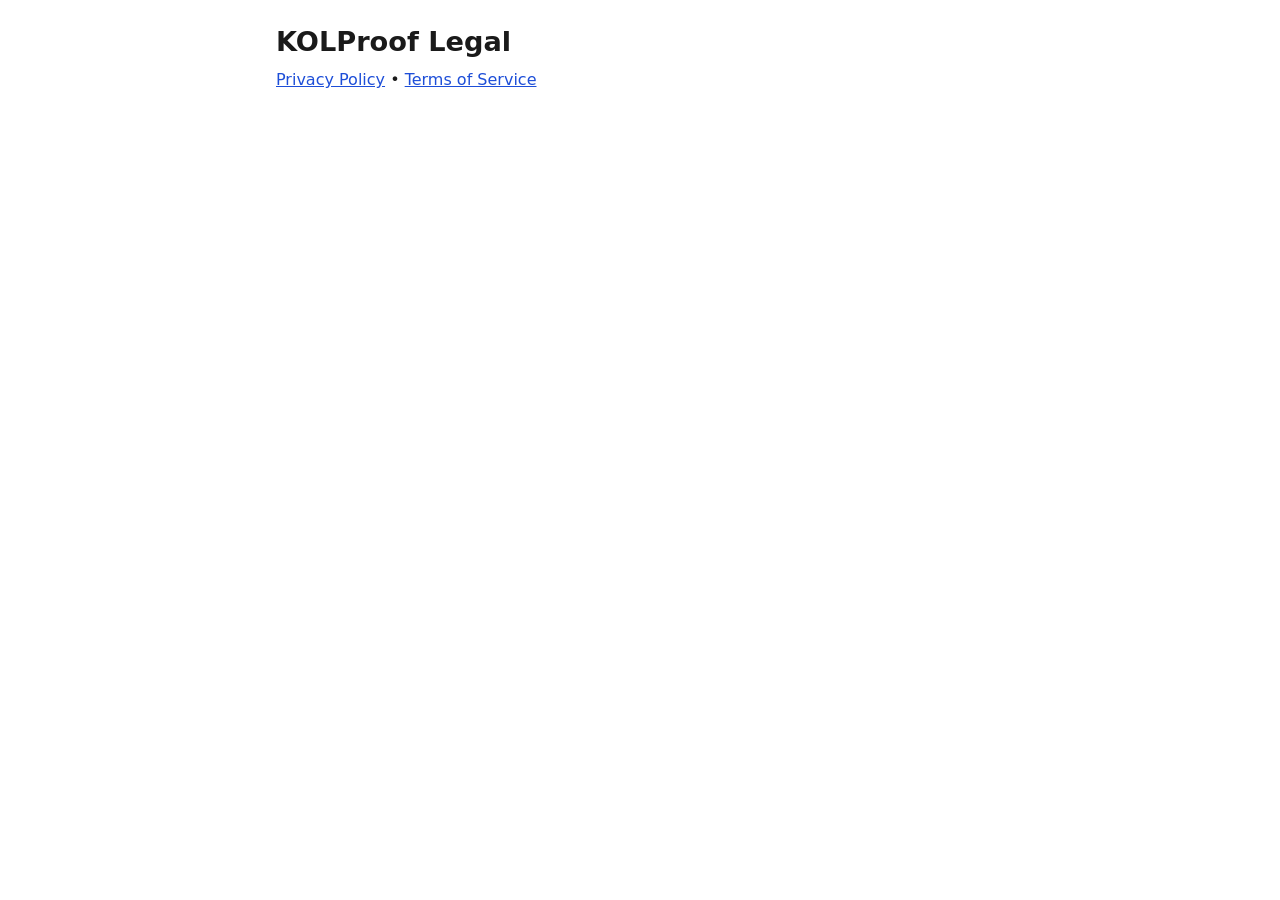
<file: index.html>
<!doctype html>
<html lang="en">
<head>
  <meta charset="utf-8">
  <meta name="viewport" content="width=device-width,initial-scale=1">
  <title>KOLProof Policies</title>
  <link rel="stylesheet" href="style.css">
</head>
<body>
  <main>
    <h1>KOLProof Legal</h1>
    <p><a href="privacy.html">Privacy Policy</a> • <a href="terms.html">Terms of Service</a></p>
  </main>
</body>
</html>
</file>
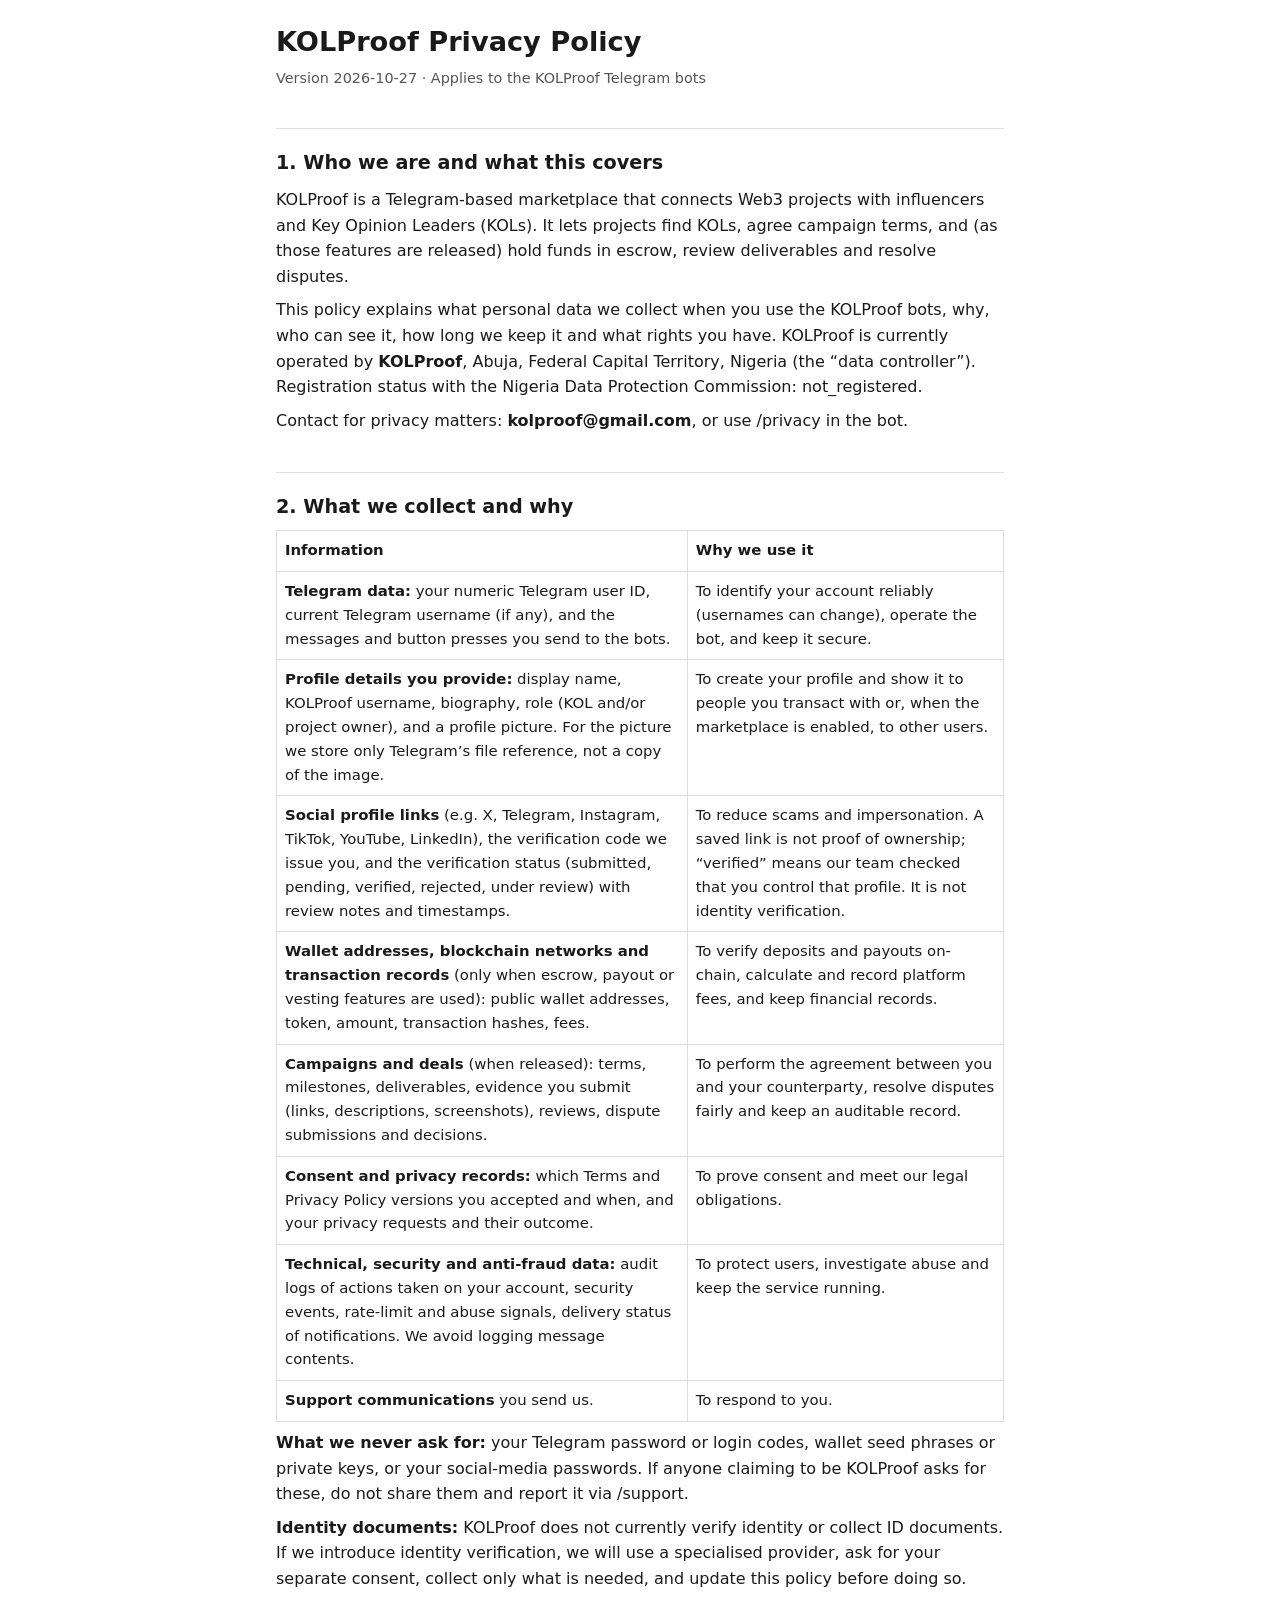
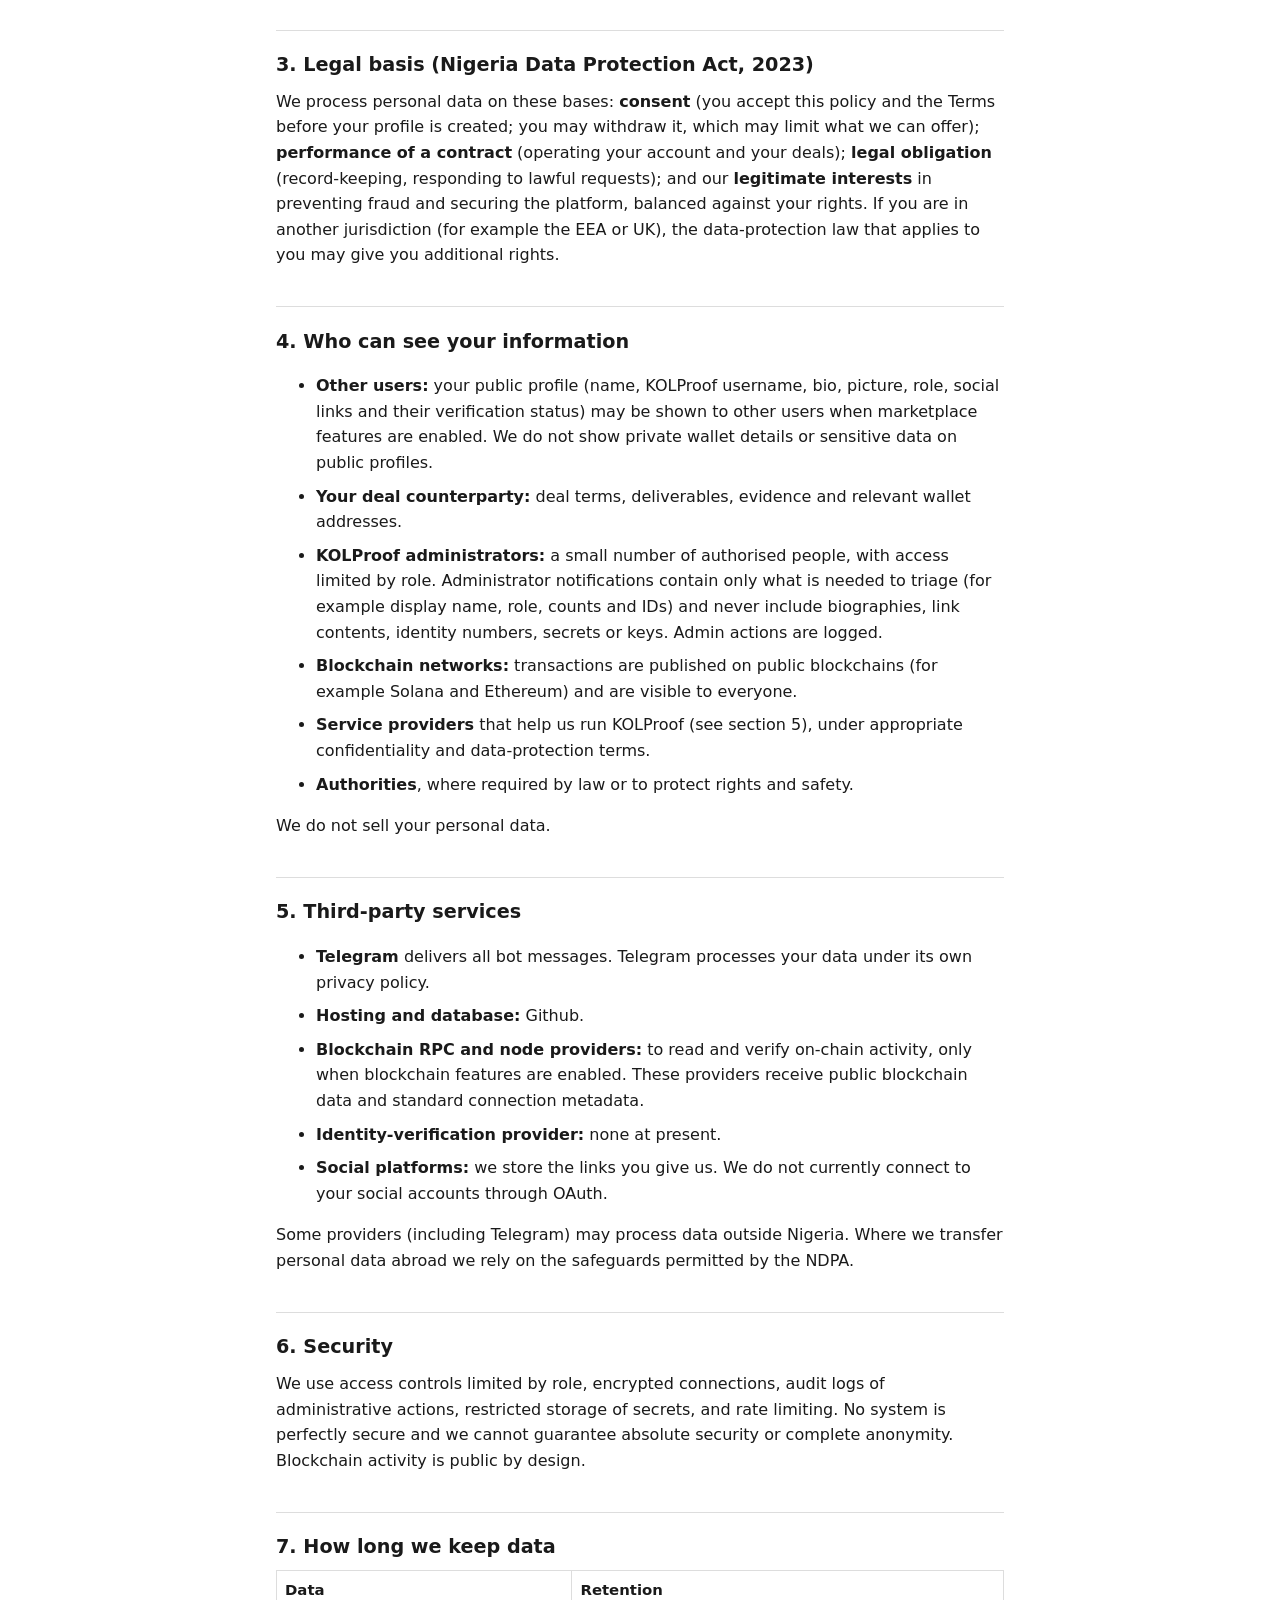
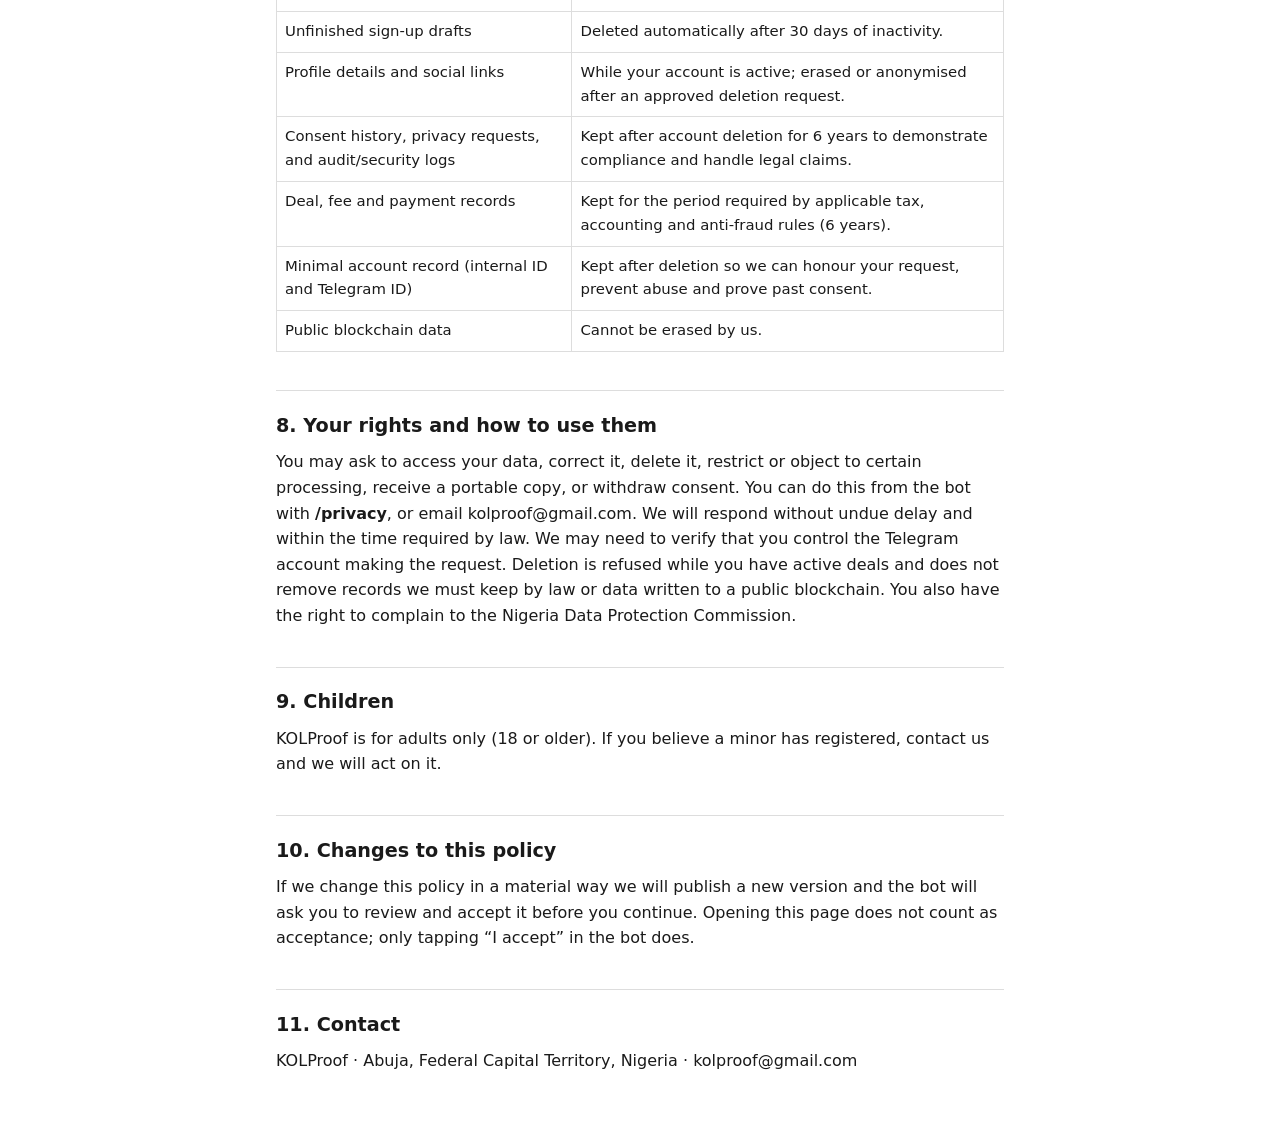
<file: privacy.html>
<!doctype html>
<html lang="en">
<head>
<meta charset="utf-8">
<meta name="viewport" content="width=device-width,initial-scale=1">
<meta name="policy-version" content="2026-10-27">
<title>KOLProof Privacy Policy</title>
<link rel="stylesheet" href="style.css">
</head>
<body><main>
<!--DRAFT_BANNER-->
<h1>KOLProof Privacy Policy</h1>
<p class="meta">Version 2026-10-27 · Applies to the KOLProof Telegram bots</p>

<h2>1. Who we are and what this covers</h2>
<p>KOLProof is a Telegram-based marketplace that connects Web3 projects with influencers and Key Opinion Leaders (KOLs). It lets projects find KOLs, agree campaign terms, and (as those features are released) hold funds in escrow, review deliverables and resolve disputes.</p>
<p>This policy explains what personal data we collect when you use the KOLProof bots, why, who can see it, how long we keep it and what rights you have. KOLProof is currently operated by <strong>KOLProof</strong>, Abuja, Federal Capital Territory, Nigeria (the “data controller”). Registration status with the Nigeria Data Protection Commission: not_registered.</p>
<p>Contact for privacy matters: <strong>kolproof@gmail.com</strong>, or use /privacy in the bot.</p>

<h2>2. What we collect and why</h2>
<div class="table"><table>
<tr><th>Information</th><th>Why we use it</th></tr>
<tr><td><strong>Telegram data:</strong> your numeric Telegram user ID, current Telegram username (if any), and the messages and button presses you send to the bots.</td><td>To identify your account reliably (usernames can change), operate the bot, and keep it secure.</td></tr>
<tr><td><strong>Profile details you provide:</strong> display name, KOLProof username, biography, role (KOL and/or project owner), and a profile picture. For the picture we store only Telegram’s file reference, not a copy of the image.</td><td>To create your profile and show it to people you transact with or, when the marketplace is enabled, to other users.</td></tr>
<tr><td><strong>Social profile links</strong> (e.g. X, Telegram, Instagram, TikTok, YouTube, LinkedIn), the verification code we issue you, and the verification status (submitted, pending, verified, rejected, under review) with review notes and timestamps.</td><td>To reduce scams and impersonation. A saved link is not proof of ownership; “verified” means our team checked that you control that profile. It is not identity verification.</td></tr>
<tr><td><strong>Wallet addresses, blockchain networks and transaction records</strong> (only when escrow, payout or vesting features are used): public wallet addresses, token, amount, transaction hashes, fees.</td><td>To verify deposits and payouts on-chain, calculate and record platform fees, and keep financial records.</td></tr>
<tr><td><strong>Campaigns and deals</strong> (when released): terms, milestones, deliverables, evidence you submit (links, descriptions, screenshots), reviews, dispute submissions and decisions.</td><td>To perform the agreement between you and your counterparty, resolve disputes fairly and keep an auditable record.</td></tr>
<tr><td><strong>Consent and privacy records:</strong> which Terms and Privacy Policy versions you accepted and when, and your privacy requests and their outcome.</td><td>To prove consent and meet our legal obligations.</td></tr>
<tr><td><strong>Technical, security and anti-fraud data:</strong> audit logs of actions taken on your account, security events, rate-limit and abuse signals, delivery status of notifications. We avoid logging message contents.</td><td>To protect users, investigate abuse and keep the service running.</td></tr>
<tr><td><strong>Support communications</strong> you send us.</td><td>To respond to you.</td></tr>
</table></div>
<p><strong>What we never ask for:</strong> your Telegram password or login codes, wallet seed phrases or private keys, or your social-media passwords. If anyone claiming to be KOLProof asks for these, do not share them and report it via /support.</p>
<p><strong>Identity documents:</strong> KOLProof does not currently verify identity or collect ID documents. If we introduce identity verification, we will use a specialised provider, ask for your separate consent, collect only what is needed, and update this policy before doing so.</p>

<h2>3. Legal basis (Nigeria Data Protection Act, 2023)</h2>
<p>We process personal data on these bases: <strong>consent</strong> (you accept this policy and the Terms before your profile is created; you may withdraw it, which may limit what we can offer); <strong>performance of a contract</strong> (operating your account and your deals); <strong>legal obligation</strong> (record-keeping, responding to lawful requests); and our <strong>legitimate interests</strong> in preventing fraud and securing the platform, balanced against your rights. If you are in another jurisdiction (for example the EEA or UK), the data-protection law that applies to you may give you additional rights.</p>

<h2>4. Who can see your information</h2>
<ul>
<li><strong>Other users:</strong> your public profile (name, KOLProof username, bio, picture, role, social links and their verification status) may be shown to other users when marketplace features are enabled. We do not show private wallet details or sensitive data on public profiles.</li>
<li><strong>Your deal counterparty:</strong> deal terms, deliverables, evidence and relevant wallet addresses.</li>
<li><strong>KOLProof administrators:</strong> a small number of authorised people, with access limited by role. Administrator notifications contain only what is needed to triage (for example display name, role, counts and IDs) and never include biographies, link contents, identity numbers, secrets or keys. Admin actions are logged.</li>
<li><strong>Blockchain networks:</strong> transactions are published on public blockchains (for example Solana and Ethereum) and are visible to everyone.</li>
<li><strong>Service providers</strong> that help us run KOLProof (see section 5), under appropriate confidentiality and data-protection terms.</li>
<li><strong>Authorities</strong>, where required by law or to protect rights and safety.</li>
</ul>
<p>We do not sell your personal data.</p>

<h2>5. Third-party services</h2>
<ul>
<li><strong>Telegram</strong> delivers all bot messages. Telegram processes your data under its own privacy policy.</li>
<li><strong>Hosting and database:</strong> Github.</li>
<li><strong>Blockchain RPC and node providers:</strong> to read and verify on-chain activity, only when blockchain features are enabled. These providers receive public blockchain data and standard connection metadata.</li>
<li><strong>Identity-verification provider:</strong> none at present.</li>
<li><strong>Social platforms:</strong> we store the links you give us. We do not currently connect to your social accounts through OAuth.</li>
</ul>
<p>Some providers (including Telegram) may process data outside Nigeria. Where we transfer personal data abroad we rely on the safeguards permitted by the NDPA.</p>

<h2>6. Security</h2>
<p>We use access controls limited by role, encrypted connections, audit logs of administrative actions, restricted storage of secrets, and rate limiting. No system is perfectly secure and we cannot guarantee absolute security or complete anonymity. Blockchain activity is public by design.</p>

<h2>7. How long we keep data</h2>
<div class="table"><table>
<tr><th>Data</th><th>Retention</th></tr>
<tr><td>Unfinished sign-up drafts</td><td>Deleted automatically after 30 days of inactivity.</td></tr>
<tr><td>Profile details and social links</td><td>While your account is active; erased or anonymised after an approved deletion request.</td></tr>
<tr><td>Consent history, privacy requests, and audit/security logs</td><td>Kept after account deletion for 6 years to demonstrate compliance and handle legal claims.</td></tr>
<tr><td>Deal, fee and payment records</td><td>Kept for the period required by applicable tax, accounting and anti-fraud rules (6 years).</td></tr>
<tr><td>Minimal account record (internal ID and Telegram ID)</td><td>Kept after deletion so we can honour your request, prevent abuse and prove past consent.</td></tr>
<tr><td>Public blockchain data</td><td>Cannot be erased by us.</td></tr>
</table></div>

<h2>8. Your rights and how to use them</h2>
<p>You may ask to access your data, correct it, delete it, restrict or object to certain processing, receive a portable copy, or withdraw consent. You can do this from the bot with <strong>/privacy</strong>, or email kolproof@gmail.com. We will respond without undue delay and within the time required by law. We may need to verify that you control the Telegram account making the request. Deletion is refused while you have active deals and does not remove records we must keep by law or data written to a public blockchain. You also have the right to complain to the Nigeria Data Protection Commission.</p>

<h2>9. Children</h2>
<p>KOLProof is for adults only (18 or older). If you believe a minor has registered, contact us and we will act on it.</p>

<h2>10. Changes to this policy</h2>
<p>If we change this policy in a material way we will publish a new version and the bot will ask you to review and accept it before you continue. Opening this page does not count as acceptance; only tapping “I accept” in the bot does.</p>

<h2>11. Contact</h2>
<p>KOLProof · Abuja, Federal Capital Territory, Nigeria · kolproof@gmail.com</p>
</main></body></html>
</file>
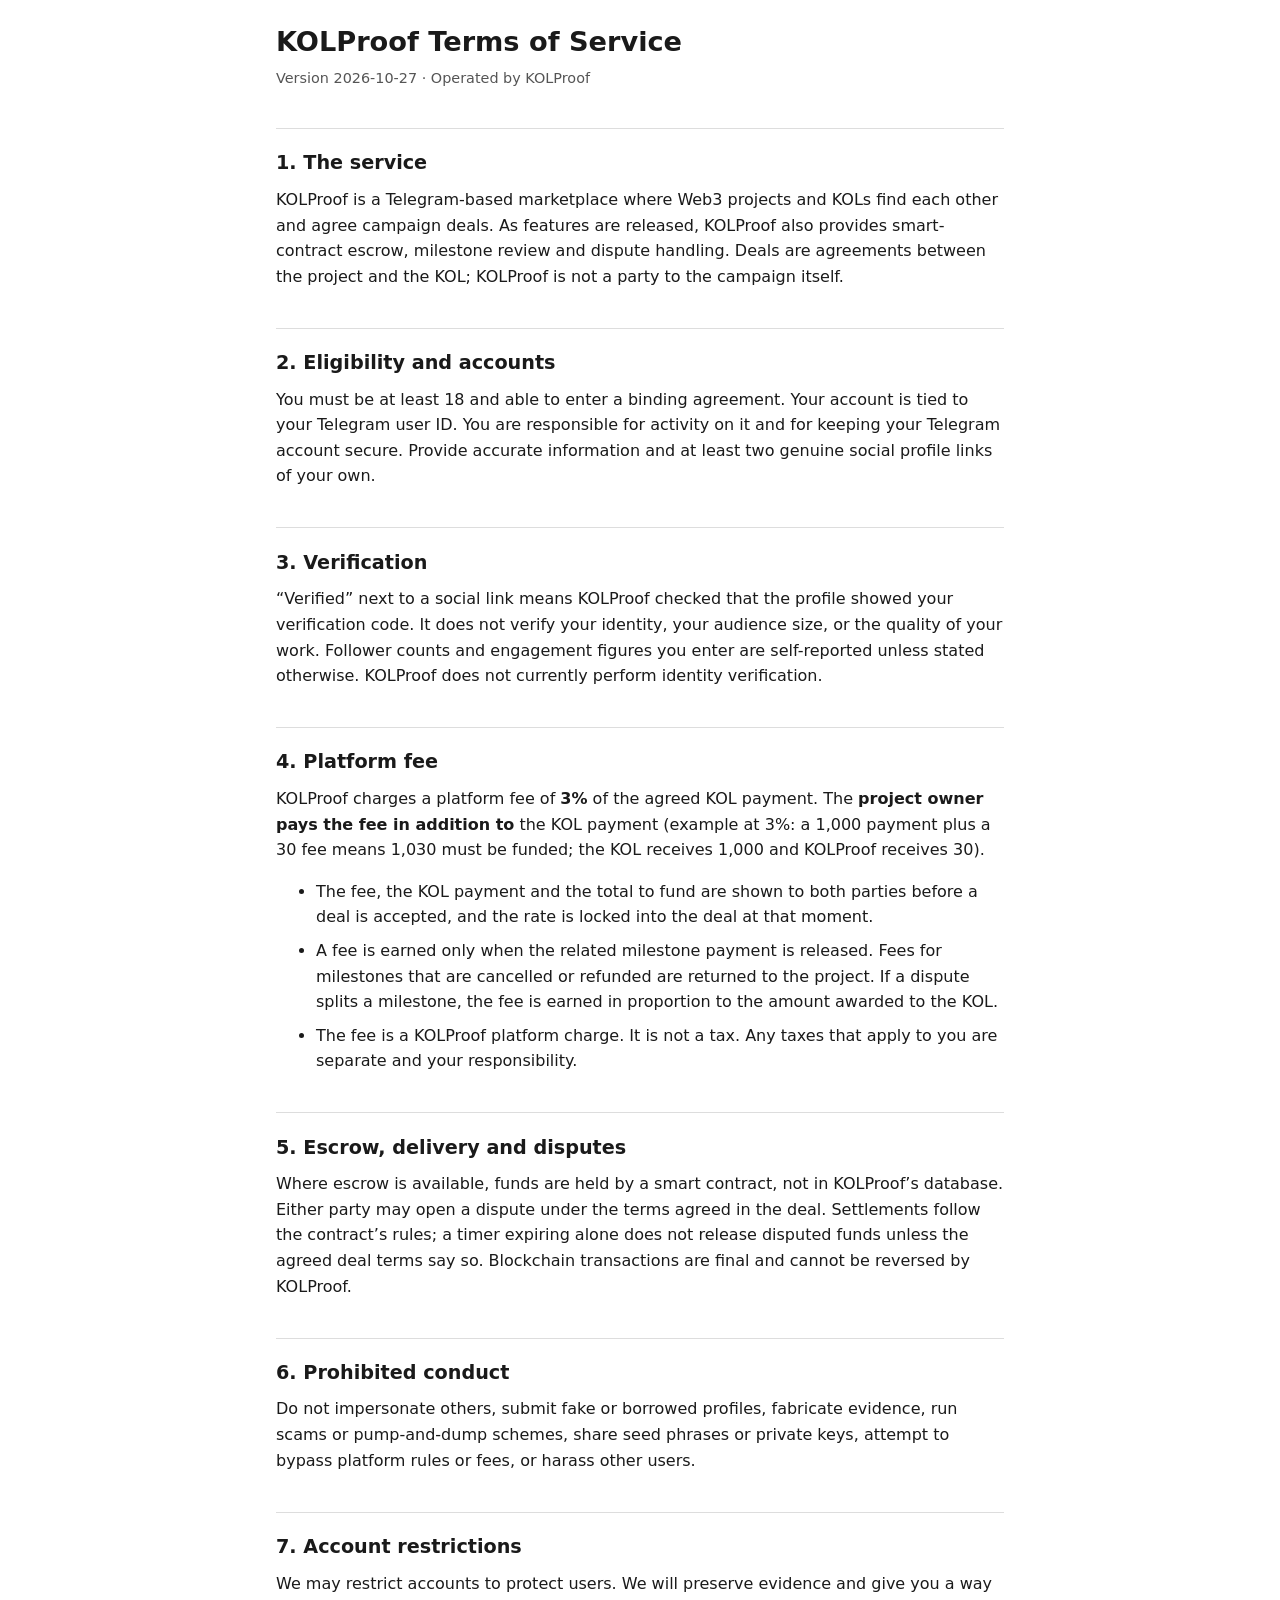
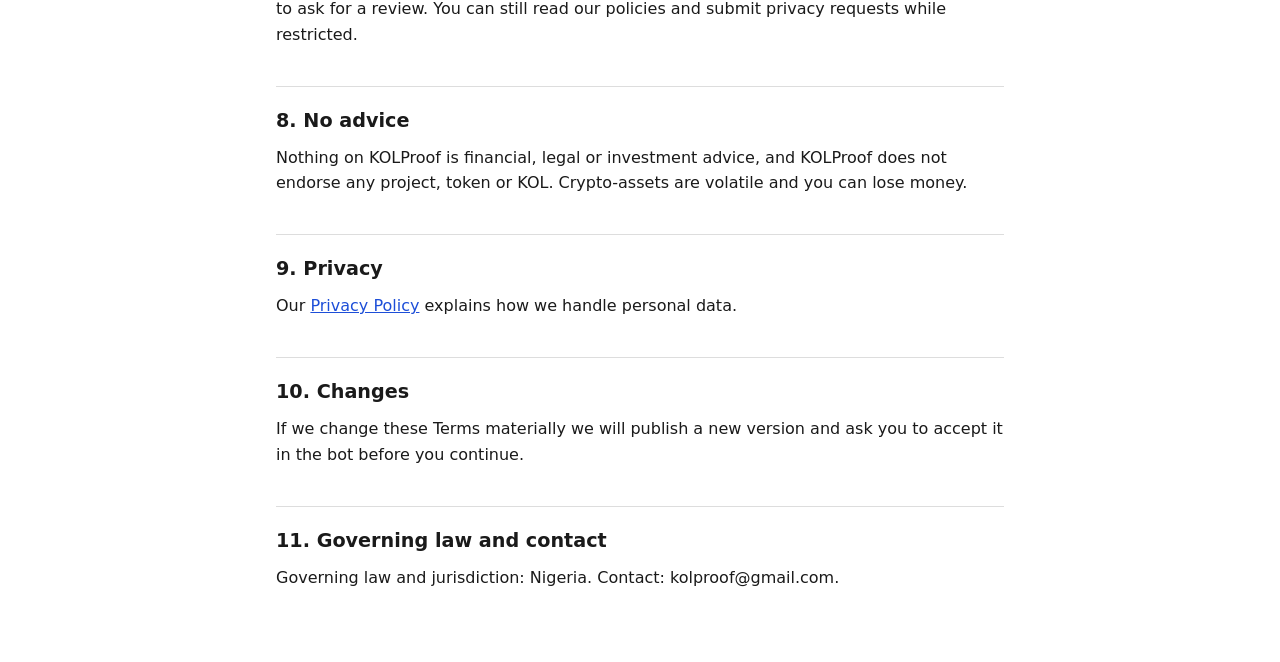
<file: terms.html>
<!doctype html>
<html lang="en">
<head>
<meta charset="utf-8">
<meta name="viewport" content="width=device-width,initial-scale=1">
<meta name="policy-version" content="2026-10-27">
<title>KOLProof Terms of Service</title>
<link rel="stylesheet" href="style.css">
</head>
<body><main>
<!--DRAFT_BANNER-->
<h1>KOLProof Terms of Service</h1>
<p class="meta">Version 2026-10-27 · Operated by KOLProof</p>

<h2>1. The service</h2>
<p>KOLProof is a Telegram-based marketplace where Web3 projects and KOLs find each other and agree campaign deals. As features are released, KOLProof also provides smart-contract escrow, milestone review and dispute handling. Deals are agreements between the project and the KOL; KOLProof is not a party to the campaign itself.</p>

<h2>2. Eligibility and accounts</h2>
<p>You must be at least 18 and able to enter a binding agreement. Your account is tied to your Telegram user ID. You are responsible for activity on it and for keeping your Telegram account secure. Provide accurate information and at least two genuine social profile links of your own.</p>

<h2>3. Verification</h2>
<p>“Verified” next to a social link means KOLProof checked that the profile showed your verification code. It does not verify your identity, your audience size, or the quality of your work. Follower counts and engagement figures you enter are self-reported unless stated otherwise. KOLProof does not currently perform identity verification.</p>

<h2>4. Platform fee</h2>
<p>KOLProof charges a platform fee of <strong>3%</strong> of the agreed KOL payment. The <strong>project owner pays the fee in addition to</strong> the KOL payment (example at 3%: a 1,000 payment plus a 30 fee means 1,030 must be funded; the KOL receives 1,000 and KOLProof receives 30).</p>
<ul>
<li>The fee, the KOL payment and the total to fund are shown to both parties before a deal is accepted, and the rate is locked into the deal at that moment.</li>
<li>A fee is earned only when the related milestone payment is released. Fees for milestones that are cancelled or refunded are returned to the project. If a dispute splits a milestone, the fee is earned in proportion to the amount awarded to the KOL.</li>
<li>The fee is a KOLProof platform charge. It is not a tax. Any taxes that apply to you are separate and your responsibility.</li>
</ul>

<h2>5. Escrow, delivery and disputes</h2>
<p>Where escrow is available, funds are held by a smart contract, not in KOLProof’s database. Either party may open a dispute under the terms agreed in the deal. Settlements follow the contract’s rules; a timer expiring alone does not release disputed funds unless the agreed deal terms say so. Blockchain transactions are final and cannot be reversed by KOLProof.</p>

<h2>6. Prohibited conduct</h2>
<p>Do not impersonate others, submit fake or borrowed profiles, fabricate evidence, run scams or pump-and-dump schemes, share seed phrases or private keys, attempt to bypass platform rules or fees, or harass other users.</p>

<h2>7. Account restrictions</h2>
<p>We may restrict accounts to protect users. We will preserve evidence and give you a way to ask for a review. You can still read our policies and submit privacy requests while restricted.</p>

<h2>8. No advice</h2>
<p>Nothing on KOLProof is financial, legal or investment advice, and KOLProof does not endorse any project, token or KOL. Crypto-assets are volatile and you can lose money.</p>

<h2>9. Privacy</h2>
<p>Our <a href="privacy.html">Privacy Policy</a> explains how we handle personal data.</p>

<h2>10. Changes</h2>
<p>If we change these Terms materially we will publish a new version and ask you to accept it in the bot before you continue.</p>

<h2>11. Governing law and contact</h2>
<p>Governing law and jurisdiction: Nigeria. Contact: kolproof@gmail.com.</p>
</main></body></html>
</file>
<file: style.css>
:root{--bg:#fff;--fg:#1a1a1a;--muted:#555;--line:#ddd;--accent:#1d4ed8;--warn-bg:#fff4e5;--warn-fg:#7a3e00}
@media (prefers-color-scheme:dark){:root{--bg:#111418;--fg:#e8e8e8;--muted:#a0a6ad;--line:#2d333b;--accent:#7aa2ff;--warn-bg:#3a2a12;--warn-fg:#ffd9a0}}
*{box-sizing:border-box}html{-webkit-text-size-adjust:100%}
body{margin:0;background:var(--bg);color:var(--fg);font:16px/1.6 system-ui,-apple-system,"Segoe UI",Roboto,sans-serif}
main{max-width:760px;margin:0 auto;padding:20px 16px 64px}
h1{font-size:1.7rem;line-height:1.25;margin:.2em 0}h2{font-size:1.2rem;margin:2em 0 .4em;border-top:1px solid var(--line);padding-top:1em}
p,li{margin:.5em 0}a{color:var(--accent)}.meta{color:var(--muted);font-size:.9rem}
.table{overflow-x:auto}table{border-collapse:collapse;width:100%;font-size:.93rem}th,td{border:1px solid var(--line);padding:8px;text-align:left;vertical-align:top}
.draft{background:var(--warn-bg);color:var(--warn-fg);border-radius:8px;padding:12px 14px;margin:14px 0}
.todo{background:var(--warn-bg);color:var(--warn-fg);padding:0 4px;border-radius:4px}
</file>
